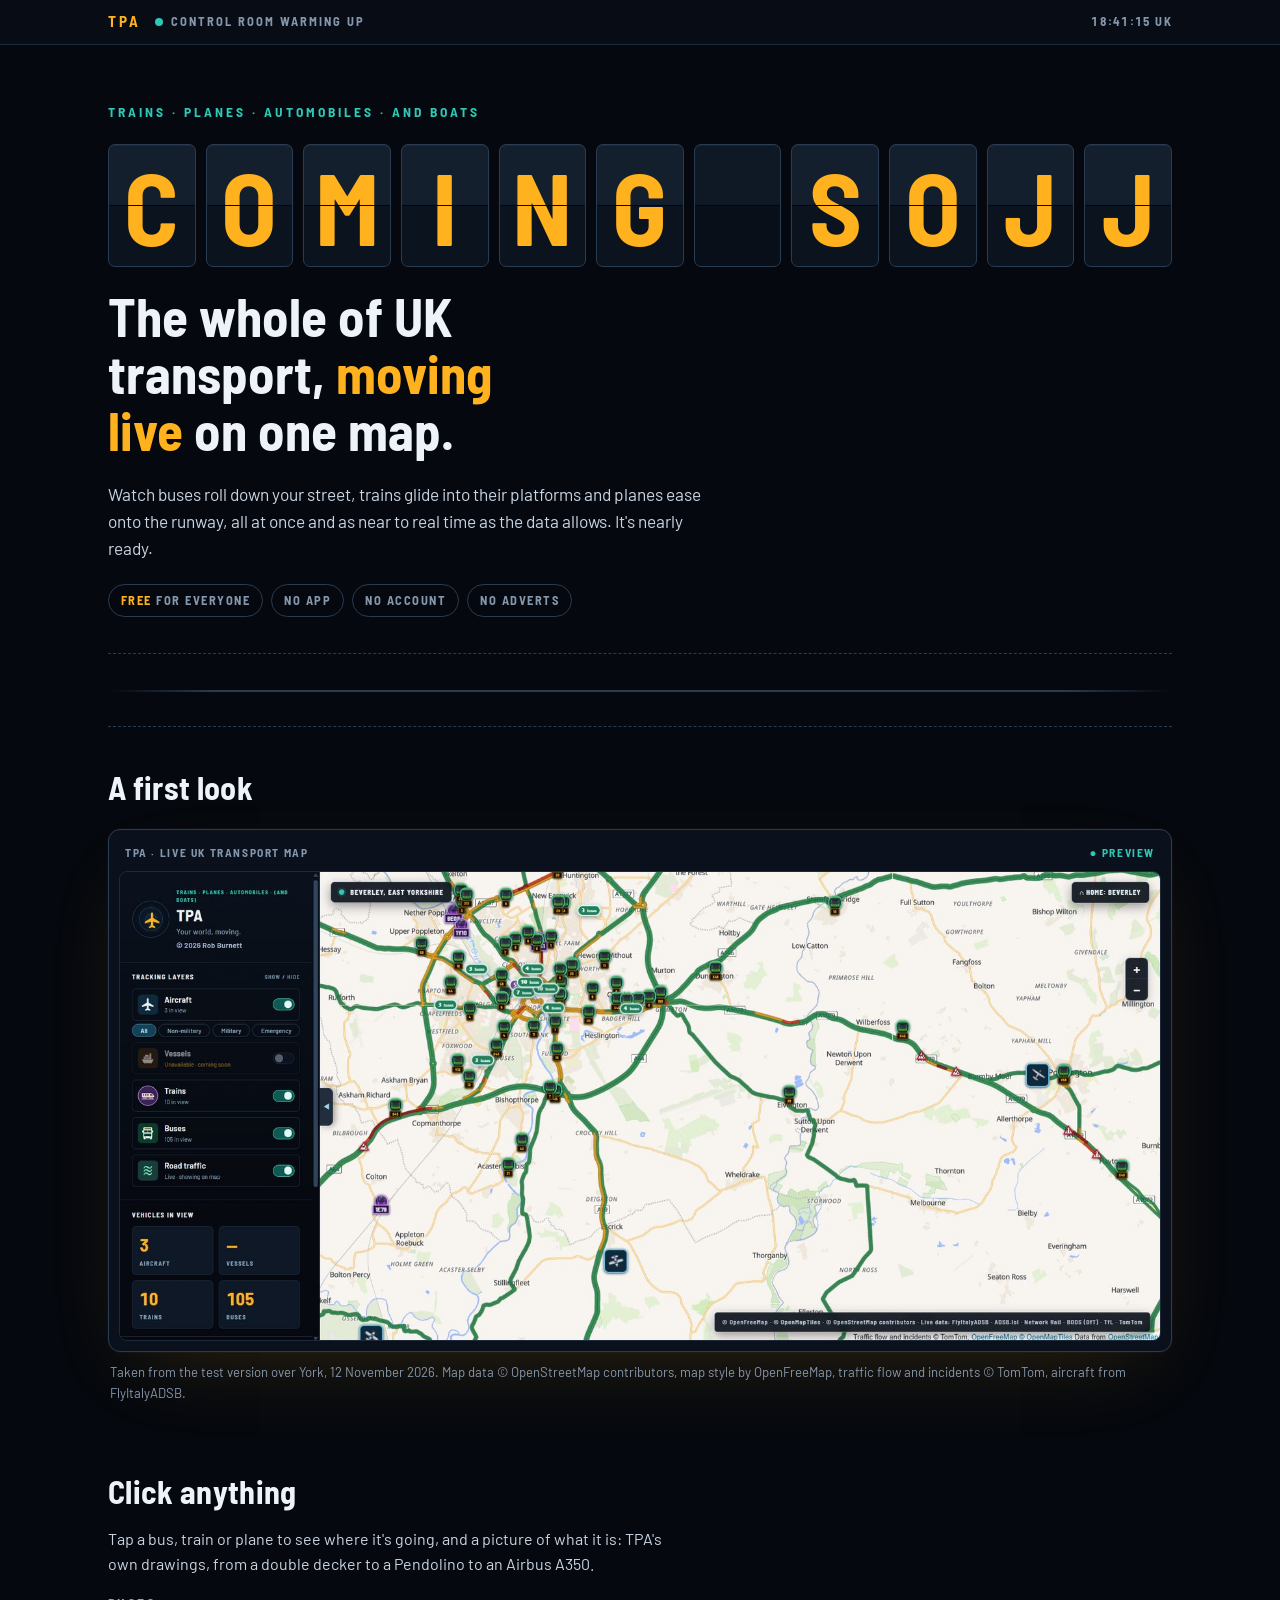
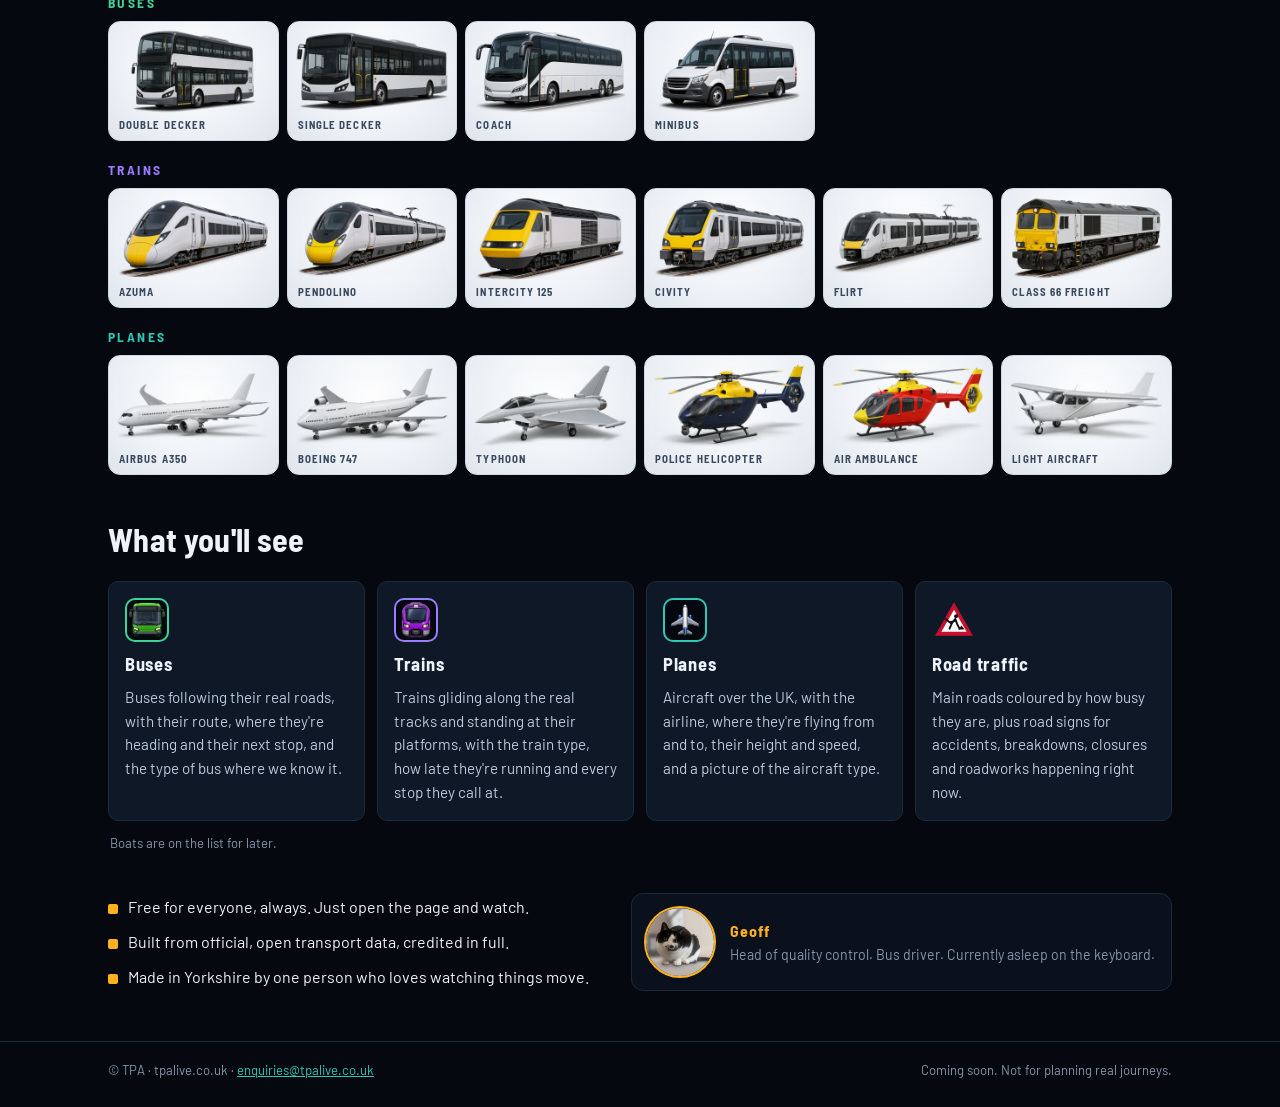
<file: v4/web/coming-soon/index.html>
<!doctype html>
<html lang="en-GB">
<head>
<meta charset="utf-8">
<meta name="viewport" content="width=device-width, initial-scale=1, viewport-fit=cover">
<title>TPA · Live UK transport, coming soon</title>
<meta name="description" content="TPA: buses, trains, planes and road traffic moving live on one map of the UK. Free for everyone. Coming soon.">
<meta name="theme-color" content="#05080e">
<style>
/* TPA coming-soon page (kit 4.16; 4.22.1: new icons, the fleet, Geoff's bus; 12 Nov 2026: shows what launch day looks like -
   planes and their pictures, bus types, traffic signs, the owner's plane icon). Control-room look: navy-black, departure-board amber, signal teal.
   Self-contained: own fonts, no outside requests, nothing collected. */
@font-face{font-family:'TPA Sans';src:url(fonts/Barlow-Regular.woff) format('woff');font-weight:400;font-display:swap}
@font-face{font-family:'TPA Sans';src:url(fonts/Barlow-SemiBold.woff) format('woff');font-weight:600;font-display:swap}
@font-face{font-family:'TPA Sign';src:url(fonts/BarlowSemiCondensed-Bold.woff) format('woff');font-weight:700;font-display:swap}
:root{--bg:#05080e;--panel:#0a111c;--panel2:#0e1826;--line:#1c2a3b;--line2:#2a3c52;--soft:#8597ad;--white:#edf3f9;
  --amber:#ffb21e;--teal:#2fc7b5;--green:#3fd39a;--purple:#9b7bff;
  --sign:'TPA Sign','Arial Narrow',Arial,sans-serif;--sans:'TPA Sans',system-ui,-apple-system,'Segoe UI',Arial,sans-serif;color-scheme:dark}
*{box-sizing:border-box}
html,body{margin:0;background:var(--bg);color:var(--white);font-family:var(--sans);font-size:16px;line-height:1.55}
body{padding-top:env(safe-area-inset-top,0px);padding-bottom:env(safe-area-inset-bottom,0px);overflow-x:hidden}
.wrap{max-width:1100px;margin:0 auto;padding-left:max(18px,env(safe-area-inset-left,0px));padding-right:max(18px,env(safe-area-inset-right,0px))}
a{color:var(--teal)}
:focus-visible{outline:2px solid var(--teal);outline-offset:3px}

/* top status strip */
.strip{border-bottom:1px solid var(--line);background:#070c15}
.strip .wrap{display:flex;justify-content:space-between;align-items:center;gap:12px;padding-block:10px;font-family:var(--sign);letter-spacing:.16em;font-size:.78rem;color:var(--soft);text-transform:uppercase}
.onair{display:flex;align-items:center;gap:8px}
.dot{width:8px;height:8px;border-radius:50%;background:var(--teal);box-shadow:0 0 0 0 rgba(47,199,181,.6);animation:ping 2s infinite}
@keyframes ping{0%{box-shadow:0 0 0 0 rgba(47,199,181,.55)}70%{box-shadow:0 0 0 9px rgba(47,199,181,0)}100%{box-shadow:0 0 0 0 rgba(47,199,181,0)}}
  .brand{color:var(--amber);font-weight:700;letter-spacing:.2em;font-size:.95rem;margin-right:6px}
#clock{font-variant-numeric:tabular-nums;letter-spacing:.1em}

/* hero */
.hero{padding-block:56px 28px;display:grid;gap:22px;justify-items:start}
.eyebrow{font-family:var(--sign);letter-spacing:.22em;color:var(--teal);font-size:.85rem;text-transform:uppercase}
.board{justify-self:stretch;width:100%;display:grid;grid-template-columns:repeat(11,minmax(0,1fr));gap:clamp(3px,.9vw,10px);container-type:inline-size}
.flap{display:grid;place-items:center;aspect-ratio:5/7;background:linear-gradient(#141f2e 0 49%,#0b131f 51% 100%);
  border:1px solid var(--line2);border-radius:clamp(3px,.6vw,7px);font-family:var(--sign);font-weight:700;font-size:min(9.6cqw,120px);line-height:1;color:var(--amber);position:relative;
  box-shadow:inset 0 1px 0 rgba(255,255,255,.04);overflow:hidden}
.flap.gap{background:linear-gradient(#0f1825 0 49%,#090f19 51% 100%)}
.flap.turn{animation:turn .055s linear}
@keyframes turn{0%{transform:scaleY(1)}50%{transform:scaleY(.82)}100%{transform:scaleY(1)}}
.flap::after{content:"";position:absolute;left:0;right:0;top:50%;height:1px;background:#03060b}
h1{margin:0;font-family:var(--sign);font-weight:700;font-size:clamp(1.9rem,5vw,3.3rem);line-height:1.08;text-wrap:balance;max-width:20ch}
h1 em{font-style:normal;color:var(--amber)}
.lead{margin:0;max-width:60ch;color:#c9d4e2;font-size:1.08rem}
.chips{display:flex;flex-wrap:wrap;gap:8px}
.chip{border:1px solid var(--line2);border-radius:999px;padding:6px 12px;font-family:var(--sign);letter-spacing:.12em;font-size:.78rem;color:var(--soft);text-transform:uppercase}
.chip b{color:var(--amber);font-weight:700}

/* moving line: TPA's own icons glide past */
.track{position:relative;height:74px;margin-block:8px 6px;border-top:1px dashed var(--line2);border-bottom:1px dashed var(--line2);overflow:hidden}
.track .rail{position:absolute;left:0;right:0;top:50%;height:2px;background:linear-gradient(90deg,transparent,var(--line2) 10%,var(--line2) 90%,transparent)}
.mover{position:absolute;top:50%;width:46px;height:46px;margin-top:-23px;left:-60px;animation:glide linear infinite;display:grid;place-items:center;border-radius:12px;border:2px solid currentColor;background:var(--panel)}
.mover svg{width:30px;height:30px}
.m1{color:var(--purple);animation-duration:14s}
.m2{color:var(--green);animation-duration:22s;animation-delay:-8s;border-radius:9px}
.m3{color:var(--teal);animation-duration:9s;animation-delay:-3s;border-radius:50%;top:28%}
.m4{color:var(--purple);animation-duration:17s;animation-delay:-12s}
@keyframes glide{from{transform:translateX(0)}to{transform:translateX(calc(100vw + 120px))}}
.m3{border:none;background:none}.m3 img{transform:rotate(90deg)}

.mover.pic{padding:2px;overflow:hidden}.mover.pic img,.card .ic.pic img{width:100%;height:100%;object-fit:contain;display:block}
.card .ic.pic{padding:2px;overflow:hidden}
/* the fleet: click any bus or train for a picture of its type */
.fleet-sec{padding-block:34px 40px}
.fleet-lead{margin:-6px 0 16px;color:#c9d4e2;max-width:62ch}
.fleet{display:grid;gap:18px}
.group h3{margin:0 0 8px;font-family:var(--sign);font-weight:700;font-size:.85rem;letter-spacing:.18em;text-transform:uppercase}
.row6{display:grid;grid-template-columns:repeat(6,minmax(0,1fr));gap:8px}
@media (max-width:860px){.row6{grid-template-columns:repeat(3,minmax(0,1fr))}}
@media (max-width:420px){.row6{grid-template-columns:repeat(2,minmax(0,1fr))}}
.fleet .plate{padding:6px}
.fleet .plate figcaption{font-size:.68rem;padding-top:2px}
.card .ic.sign{border:none;background:none}.card .ic.sign svg{width:42px;height:42px}
.plate{margin:0;border-radius:12px;border:1px solid #cfd8e3;background:radial-gradient(ellipse at 50% 35%,#ffffff 0,#eef2f7 60%,#dfe5ed 100%);padding:10px;display:grid;align-content:space-between}
.plate img{display:block;width:100%;height:auto;mix-blend-mode:multiply}
.plate figcaption{color:#3a4a5e;font-size:.8rem;font-family:var(--sign);letter-spacing:.1em;text-transform:uppercase;padding:4px 4px 0}
/* screen */
.screen-sec{padding-block:30px}
.monitor{border:1px solid var(--line2);border-radius:12px;background:var(--panel);padding:10px;box-shadow:0 30px 80px -30px rgba(255,178,30,.18),0 0 0 1px rgba(255,255,255,.02)}
.monitor .bar{display:flex;align-items:center;justify-content:space-between;gap:10px;padding:4px 6px 10px;font-family:var(--sign);letter-spacing:.14em;font-size:.72rem;color:var(--soft);text-transform:uppercase}
.monitor .live{color:var(--teal)}
.monitor img{display:block;width:100%;height:auto;border-radius:8px;border:1px solid var(--line)}
.caption{margin:10px 2px 0;color:var(--soft);font-size:.82rem}

/* what to expect */
h2{font-family:var(--sign);font-weight:700;font-size:clamp(1.4rem,3.4vw,2rem);margin:0 0 16px;letter-spacing:.01em}
.cards{display:grid;grid-template-columns:repeat(4,minmax(0,1fr));gap:12px}
@media (max-width:860px){.cards{grid-template-columns:repeat(2,minmax(0,1fr))}}
@media (max-width:480px){.cards{grid-template-columns:minmax(0,1fr)}}
.card{background:var(--panel2);border:1px solid var(--line);border-radius:10px;padding:16px;display:grid;gap:8px;align-content:start}
.card .ic{width:44px;height:44px;border-radius:10px;display:grid;place-items:center;border:2px solid currentColor;background:var(--bg)}
.card .ic svg{width:28px;height:28px}
.card h3{margin:0;font-family:var(--sign);font-weight:700;font-size:1.15rem;letter-spacing:.04em}
.card p{margin:0;color:#bccadb;font-size:.95rem}
.soon{opacity:.75}
.soon .tag{font-family:var(--sign);font-size:.72rem;letter-spacing:.14em;color:var(--amber);text-transform:uppercase}

.promise{padding-block:40px 20px;display:grid;grid-template-columns:minmax(0,1fr) auto;gap:24px;align-items:center}
@media (max-width:700px){.promise{grid-template-columns:minmax(0,1fr)}}
.promise ul{margin:0;padding:0;list-style:none;display:grid;gap:10px}
.promise li{display:flex;gap:10px;align-items:baseline}
.promise li::before{content:"";flex:none;width:10px;height:10px;border-radius:2px;background:var(--amber);transform:translateY(1px)}
.geoff{display:flex;gap:14px;align-items:center;background:var(--panel);border:1px solid var(--line);border-radius:12px;padding:12px 16px 12px 12px}
.geoff img{width:72px;height:72px;border-radius:50%;object-fit:cover;border:2px solid var(--amber)}
.geoff b{font-family:var(--sign);letter-spacing:.06em;color:var(--amber)}
.geoff span{display:block;color:var(--soft);font-size:.88rem}

footer{border-top:1px solid var(--line);margin-top:30px}
footer .wrap{padding-block:18px 26px;color:var(--soft);font-size:.82rem;display:flex;flex-wrap:wrap;gap:8px 18px;justify-content:space-between}

@media (prefers-reduced-motion:reduce){.mover,.dot{animation:none}.mover{position:static;margin:0;display:inline-grid}.track{display:flex;gap:16px;align-items:center;justify-content:center;height:auto;padding:12px}.track .rail{display:none}}
</style>
</head>
<body>
<div class="strip"><div class="wrap">
  <span class="onair"><b class="brand">TPA</b><span class="dot" aria-hidden="true"></span>Control room warming up</span>
  <span id="clock" aria-label="Current UK time"></span>
</div></div>

<main class="wrap">
  <section class="hero" aria-labelledby="h">
    <span class="eyebrow">Trains · Planes · Automobiles · and boats</span>
    <div class="board" id="board" aria-hidden="true"></div>
    <h1 id="h">The whole of UK transport, <em>moving live</em> on one map.</h1>
    <p class="lead">Watch buses roll down your street, trains glide into their platforms and planes ease onto the runway, all at once and as near to real time as the data allows. It's nearly ready.</p>
    <div class="chips"><span class="chip"><b>Free</b> for everyone</span><span class="chip">No app</span><span class="chip">No account</span><span class="chip">No adverts</span></div>
  </section>

  <div class="track" aria-hidden="true">
    <div class="rail"></div>
    <div class="mover m1 pic"><img src="pics/icon-train.webp" alt=""></div>
    <div class="mover m2 pic"><img src="pics/icon-bus.webp" alt=""></div>
    <div class="mover m3 pic"><img src="pics/icon-plane.webp" alt=""></div>
    <div class="mover m4 pic"><img src="pics/icon-train.webp" alt=""></div>
  </div>

  <section class="screen-sec" id="preview-sec" aria-labelledby="ph">
    <h2 id="ph">A first look</h2>
    <div class="monitor">
      <div class="bar"><span>TPA · live UK transport map</span><span class="live">● Preview</span></div>
      <img src="preview.jpg" alt="A preview of TPA over York: buses, trains and planes on the map, roads coloured by traffic, and roadworks signs" width="1600" height="720" onerror="document.getElementById('preview-sec').hidden=true">
    </div>
    <p class="caption">Taken from the test version over York, 12 November 2026. Map data © OpenStreetMap contributors, map style by OpenFreeMap, traffic flow and incidents © TomTom, aircraft from FlyItalyADSB.</p>
  </section>

  <section class="fleet-sec" aria-labelledby="fh">
    <h2 id="fh">Click anything</h2>
    <p class="fleet-lead">Tap a bus, train or plane to see where it's going, and a picture of what it is: TPA's own drawings, from a double decker to a Pendolino to an Airbus A350.</p>
    <div class="fleet">
      <div class="group"><h3 style="color:var(--green)">Buses</h3><div class="row6">
          <figure class="plate"><img src="pics/bus-dd.webp" alt="A double decker bus" width="720" height="400" loading="lazy"><figcaption>Double decker</figcaption></figure>
          <figure class="plate"><img src="pics/bus-sd.webp" alt="A single decker bus" width="720" height="400" loading="lazy"><figcaption>Single decker</figcaption></figure>
          <figure class="plate"><img src="pics/bus-coach.webp" alt="A coach" width="720" height="400" loading="lazy"><figcaption>Coach</figcaption></figure>
          <figure class="plate"><img src="pics/bus-mini.webp" alt="A minibus" width="720" height="400" loading="lazy"><figcaption>Minibus</figcaption></figure>
      </div></div>
      <div class="group"><h3 style="color:var(--purple)">Trains</h3><div class="row6">
          <figure class="plate"><img src="pics/c800.webp" alt="" width="720" height="400" loading="lazy"><figcaption>Azuma</figcaption></figure>
          <figure class="plate"><img src="pics/c390.webp" alt="" width="720" height="400" loading="lazy"><figcaption>Pendolino</figcaption></figure>
          <figure class="plate"><img src="pics/c43.webp" alt="" width="720" height="400" loading="lazy"><figcaption>InterCity 125</figcaption></figure>
          <figure class="plate"><img src="pics/c195.webp" alt="" width="720" height="400" loading="lazy"><figcaption>Civity</figcaption></figure>
          <figure class="plate"><img src="pics/c755.webp" alt="" width="720" height="400" loading="lazy"><figcaption>FLIRT</figcaption></figure>
          <figure class="plate"><img src="pics/c66.webp" alt="" width="720" height="400" loading="lazy"><figcaption>Class 66 freight</figcaption></figure>
      </div></div>
      <div class="group"><h3 style="color:var(--teal)">Planes</h3><div class="row6">
          <figure class="plate"><img src="pics/p-a350.webp" alt="" width="720" height="400" loading="lazy"><figcaption>Airbus A350</figcaption></figure>
          <figure class="plate"><img src="pics/p-b747.webp" alt="" width="720" height="400" loading="lazy"><figcaption>Boeing 747</figcaption></figure>
          <figure class="plate"><img src="pics/p-typhoon.webp" alt="" width="720" height="400" loading="lazy"><figcaption>Typhoon</figcaption></figure>
          <figure class="plate"><img src="pics/p-police.webp" alt="" width="720" height="400" loading="lazy"><figcaption>Police helicopter</figcaption></figure>
          <figure class="plate"><img src="pics/p-ambulance.webp" alt="" width="720" height="400" loading="lazy"><figcaption>Air ambulance</figcaption></figure>
          <figure class="plate"><img src="pics/p-cessna.webp" alt="" width="720" height="400" loading="lazy"><figcaption>Light aircraft</figcaption></figure>
      </div></div>
    </div>
  </section>

  <section aria-labelledby="eh">
    <h2 id="eh">What you'll see</h2>
    <div class="cards">
      <article class="card"><span class="ic pic" style="color:var(--green)"><img src="pics/icon-bus.webp" alt=""></span><h3>Buses</h3><p>Buses following their real roads, with their route, where they're heading and their next stop, and the type of bus where we know it.</p></article>
      <article class="card"><span class="ic pic" style="color:var(--purple)"><img src="pics/icon-train.webp" alt=""></span><h3>Trains</h3><p>Trains gliding along the real tracks and standing at their platforms, with the train type, how late they're running and every stop they call at.</p></article>
      <article class="card"><span class="ic pic" style="color:var(--teal)"><img src="pics/icon-plane.webp" alt=""></span><h3>Planes</h3><p>Aircraft over the UK, with the airline, where they're flying from and to, their height and speed, and a picture of the aircraft type.</p></article>
      <article class="card"><span class="ic sign"><svg viewBox="0 0 32 32"><path d="M16 2.5 30.5 28H1.5Z" fill="#c8102e"/><path d="M16 8.2 25.6 25H6.4Z" fill="#fff"/><circle cx="17.6" cy="13.2" r="1.5" fill="#111"/><path d="M17 15.2 14.4 18.4 12.6 22.6M17 15.2l1.5 4.2 1.7 3.2M16.3 16.8l-3.5 1M14 18.6 9.6 15.2" stroke="#111" stroke-width="1.5" fill="none" stroke-linecap="round"/><path d="M19.4 23.2h4.6l-2.3-3z" fill="#111"/></svg></span><h3>Road traffic</h3><p>Main roads coloured by how busy they are, plus road signs for accidents, breakdowns, closures and roadworks happening right now.</p></article>
    </div>
    <p class="caption" style="margin-top:12px">Boats are on the list for later.</p>
  </section>

  <section class="promise" aria-label="Our promise">
    <ul>
      <li>Free for everyone, always. Just open the page and watch.</li>
      <li>Built from official, open transport data, credited in full.</li>
      <li>Made in Yorkshire by one person who loves watching things move.</li>
    </ul>
    <div class="geoff"><img src="geoff.jpg" alt="Geoff, a black and white cat" width="72" height="72"><div><b>Geoff</b><span>Head of quality control. Bus driver. Currently asleep on the keyboard.</span></div></div>
  </section>
</main>

<footer><div class="wrap"><span>© TPA · tpalive.co.uk · <a href="mailto:enquiries@tpalive.co.uk">enquiries@tpalive.co.uk</a></span><span>Coming soon. Not for planning real journeys.</span></div></footer>

<script>
(function(){
  // departure-board letters flip into place (4.22.1, owner 21:41: "fit across the page and occasionally flicker
  // round, like a real one every now and then")
  var text='COMING SOON', board=document.getElementById('board'), chars='ABCDEFGHIJKLMNOPQRSTUVWXYZ ', reduce=matchMedia('(prefers-reduced-motion: reduce)').matches, flaps=[];
  text.split('').forEach(function(ch){var f=document.createElement('span');f.className='flap'+(ch===' '?' gap':'');board.appendChild(f);flaps.push([f,ch]);});
  function roll(first){
    flaps.forEach(function(p,i){
      var f=p[0],ch=p[1];
      if(reduce){f.textContent=ch;return;}
      var n=0,stop=(first?8:5)+i*2+((Math.random()*4)|0);
      var t=setInterval(function(){
        f.textContent=n>=stop?ch:chars[(Math.random()*chars.length)|0];
        f.classList.remove('turn');void f.offsetWidth;f.classList.add('turn');
        if(n++>=stop)clearInterval(t);},55);
    });
  }
  roll(true);
  if(!reduce)(function later(){setTimeout(function(){if(!document.hidden)roll(false);later();},18000+Math.random()*22000);})();
  // UK clock in the top strip
  var c=document.getElementById('clock');
  function tick(){try{c.textContent=new Date().toLocaleTimeString('en-GB',{timeZone:'Europe/London',hour:'2-digit',minute:'2-digit',second:'2-digit'})+' UK';}catch(e){c.textContent='';}}
  tick();setInterval(tick,1000);
})();
</script>
</body>
</html>
</file>
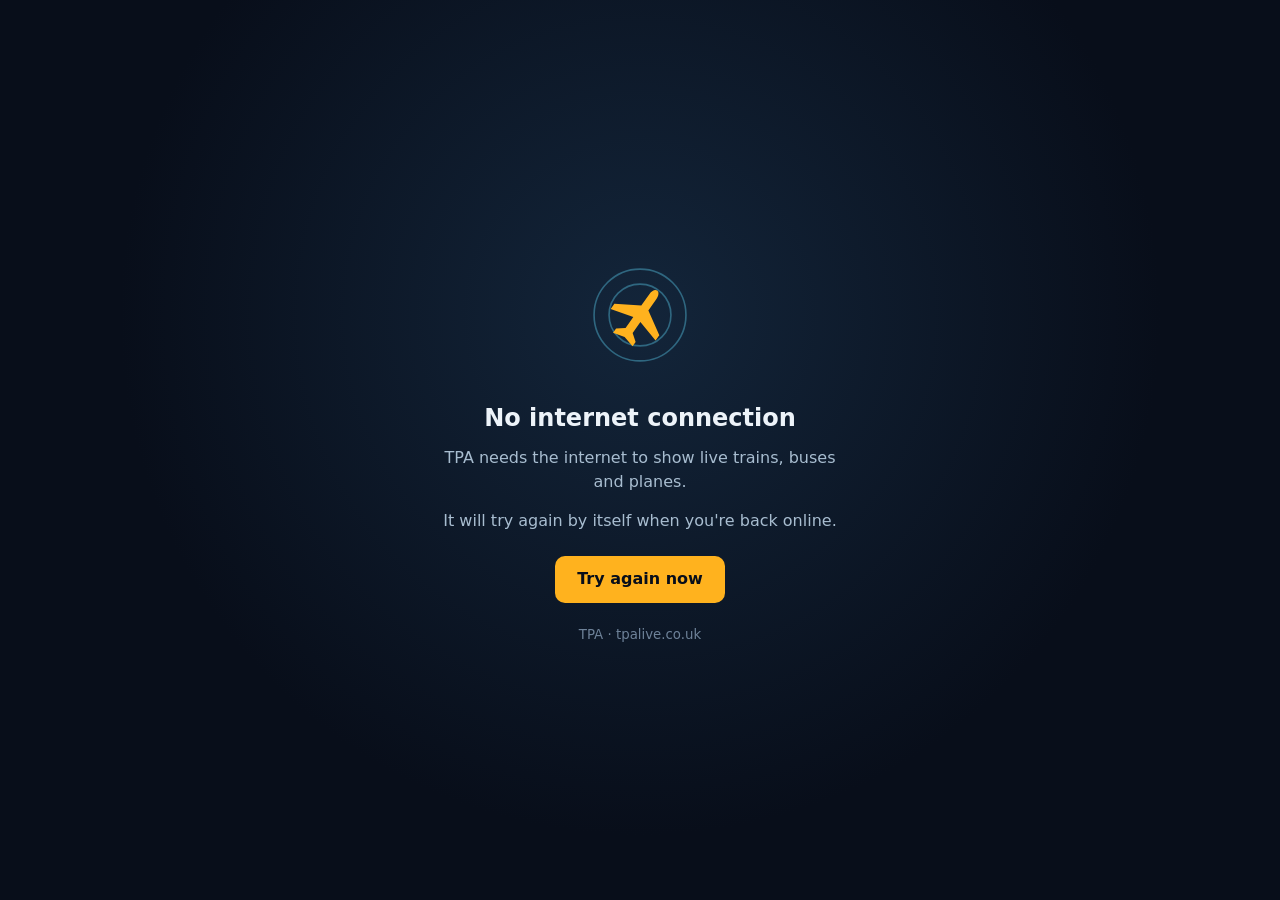
<file: v4/hq/offline.html>
<!doctype html>
<html lang="en-GB">
<head>
  <meta charset="utf-8"/>
  <meta name="viewport" content="width=device-width, initial-scale=1"/>
  <meta name="theme-color" content="#080e1a"/>
  <meta name="robots" content="noindex"/>
  <!-- tries again by itself every 20 seconds (no script needed) -->
  <meta http-equiv="refresh" content="20"/>
  <title>TPA · No internet connection</title>
  <style>
    html,body{height:100%;margin:0}
    body{background:radial-gradient(circle at 50% 35%,#13253a 0,#080e1a 60%);color:#edf3f9;
      font:16px/1.55 system-ui,-apple-system,'Segoe UI',Arial,sans-serif;display:flex;align-items:center;justify-content:center;text-align:center}
    main{max-width:420px;padding:28px}
    svg{width:120px;height:120px}
    h1{font-size:24px;margin:18px 0 8px}
    p{color:#a8bdd0;margin:0 0 14px}
    a{display:inline-block;margin-top:8px;padding:11px 22px;border-radius:10px;background:#ffb21e;color:#080e1a;font-weight:700;text-decoration:none}
    small{display:block;margin-top:22px;color:#6e8299}
  </style>
</head>
<body>
<main>
  <svg viewBox="0 0 512 512" aria-hidden="true"><circle cx="256" cy="256" r="196" fill="none" stroke="#2f6780" stroke-width="7"/><circle cx="256" cy="256" r="132" fill="none" stroke="#2f6780" stroke-width="7"/><g transform="translate(256 256) rotate(35) scale(9) translate(-16 -16)"><path d="M16 1.8c1.25 0 2.05 1.7 2.05 3.7V12l10.95 6.6v3.1L18.05 18.6V25l3.6 2.7v2.5L16 28.7l-5.65 1.5v-2.5l3.6-2.7v-6.4L3 21.7v-3.1L13.95 12V5.5c0-2 .8-3.7 2.05-3.7Z" fill="#ffb21e"/></g></svg>
  <h1>No internet connection</h1>
  <p>TPA needs the internet to show live trains, buses and planes.</p>
  <p>It will try again by itself when you're back online.</p>
  <a href="/">Try again now</a>
  <small>TPA · tpalive.co.uk</small>
</main>
</body>
</html>
</file>
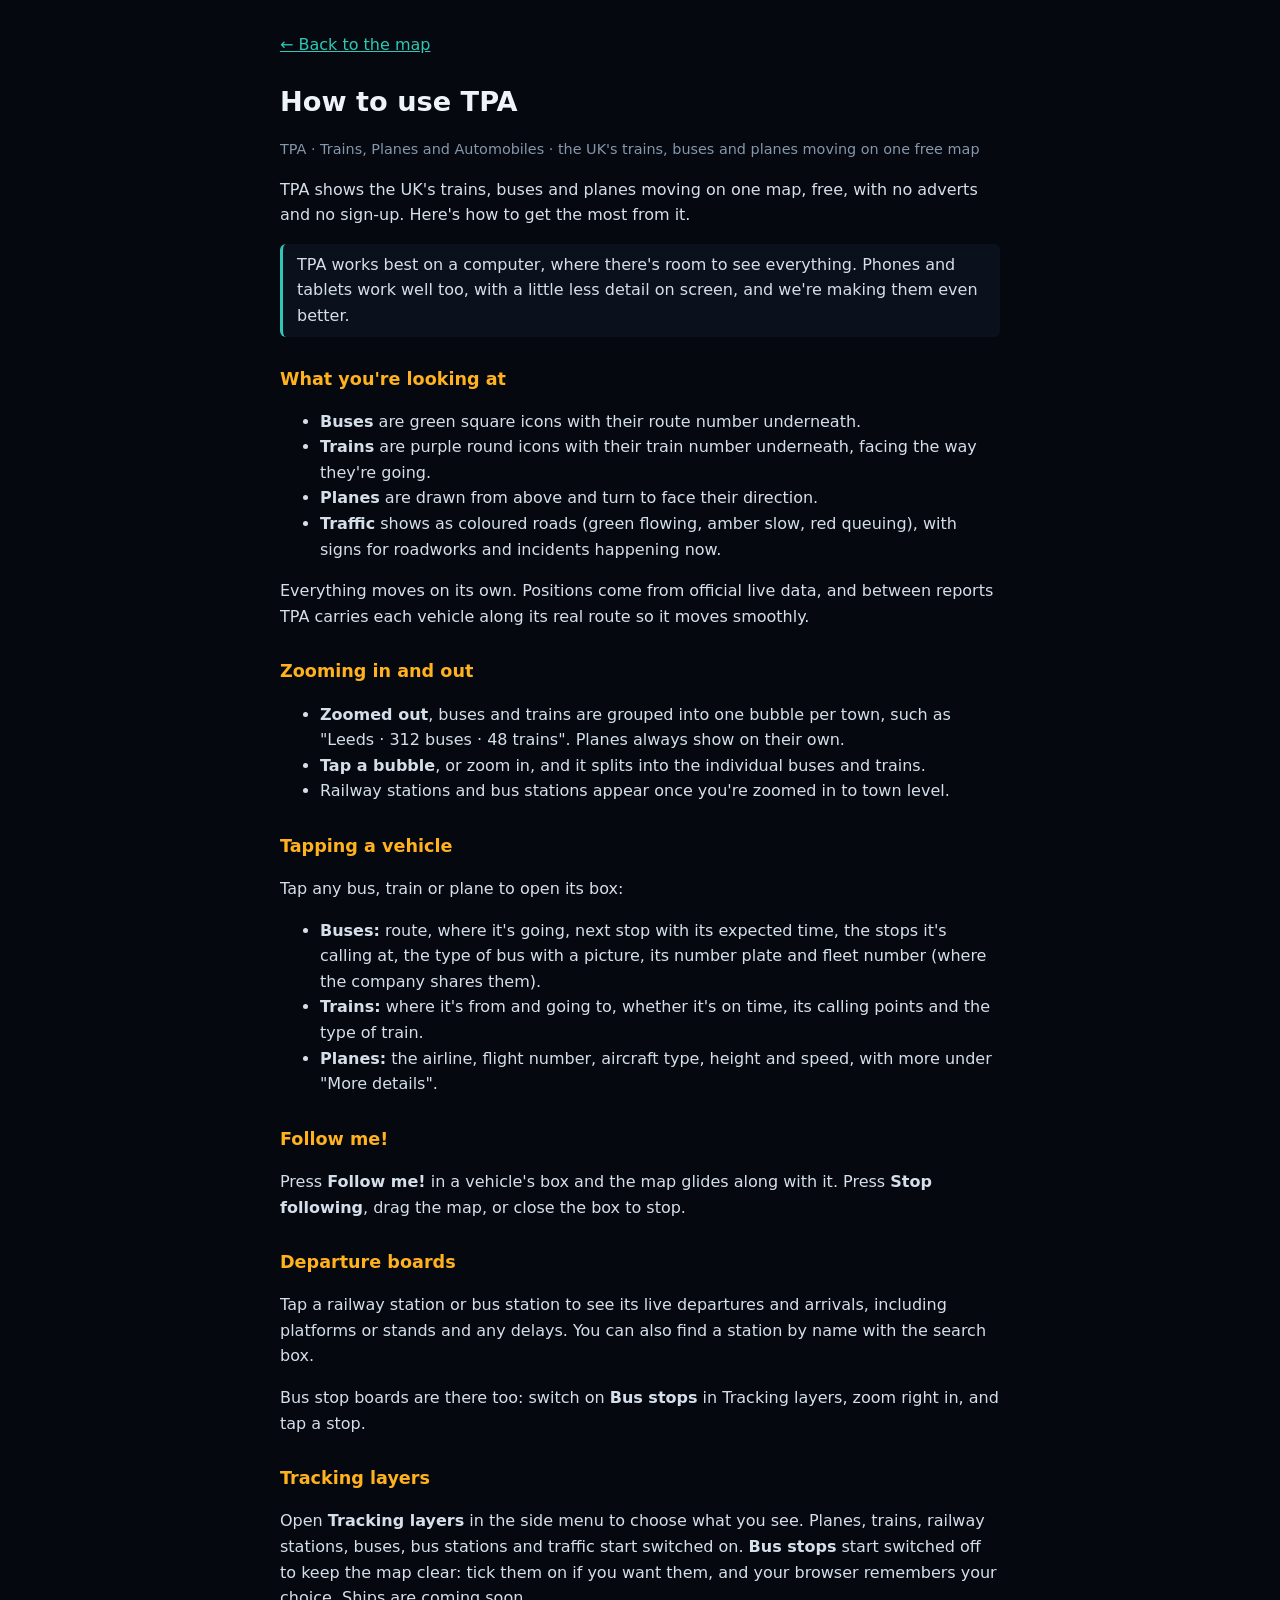
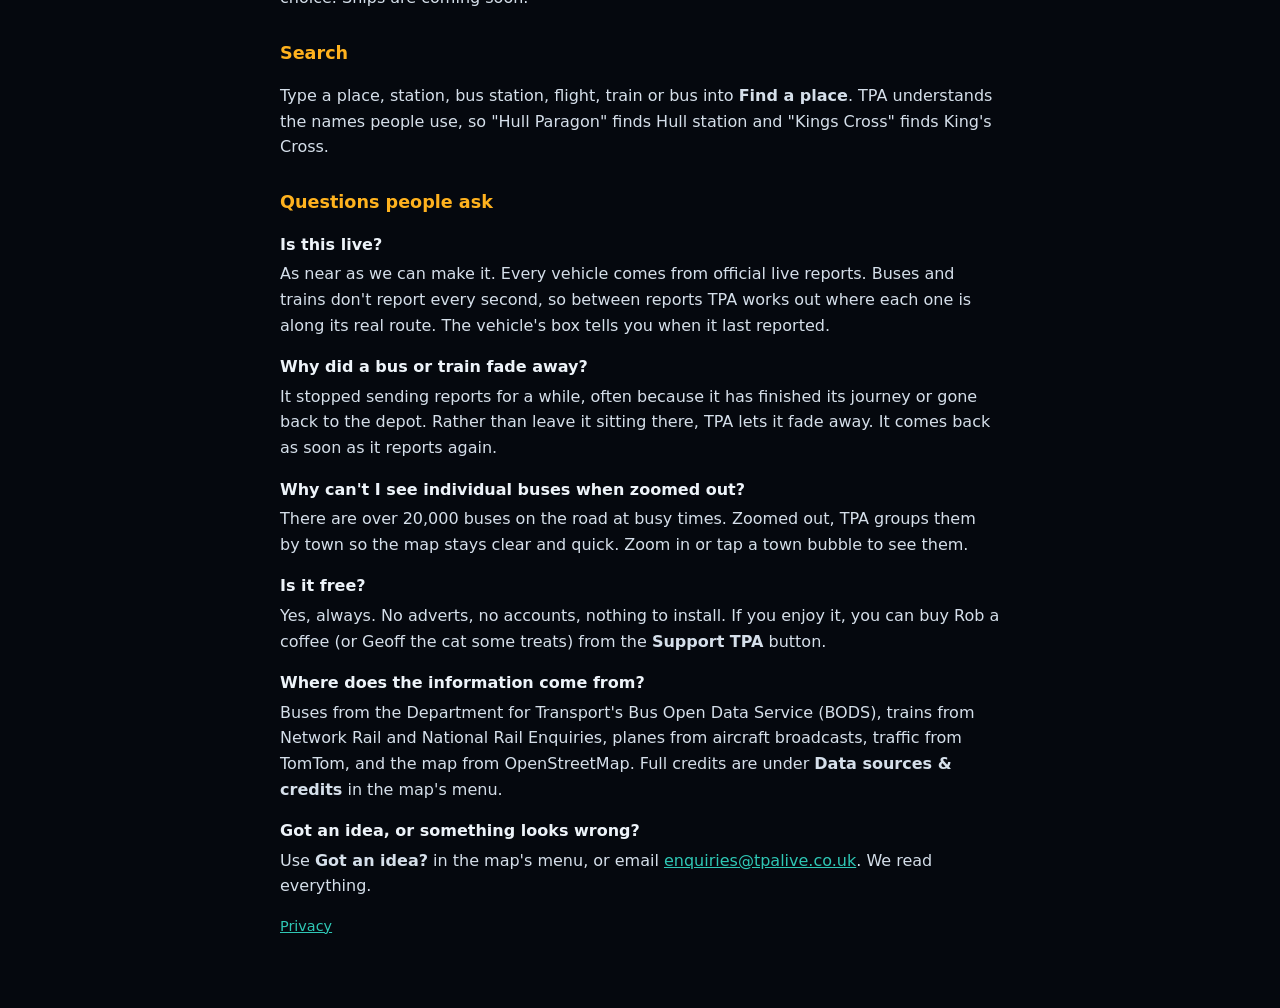
<file: v4/web/public/help.html>
<!doctype html>
<html lang="en-GB">
<head>
<meta charset="utf-8">
<meta name="viewport" content="width=device-width, initial-scale=1">
<title>How to use TPA · live UK trains, buses and planes map</title>
<meta name="description" content="How to use TPA, the free live map of the UK's trains, buses and planes: town bubbles, tapping a vehicle, Follow me, live departure boards, layers and search.">
<link rel="canonical" href="https://tpalive.co.uk/help">
<meta name="theme-color" content="#05080e">
<style>
:root{color-scheme:dark}
body{margin:0;background:#05080e;color:#edf3f9;font:16px/1.6 system-ui,-apple-system,'Segoe UI',Arial,sans-serif}
main{max-width:720px;margin:0 auto;padding:32px 20px 56px}
h1{font-size:1.7rem;margin:0 0 4px}
h2{font-size:1.1rem;margin:28px 0 6px;color:#ffb21e}
p,li{color:#d5dfea}
a{color:#2fc7b5}
.small{color:#8597ad;font-size:.9rem}
.back{display:inline-block;margin-bottom:22px}
dt{font-weight:600;margin-top:16px;color:#edf3f9}dd{margin:4px 0 0;color:#d5dfea}
.note{border-left:3px solid #2fc7b5;padding:8px 14px;background:#0a111c;border-radius:6px}
</style>
</head>
<body>
<main>
<a class="back" href="/">&larr; Back to the map</a>
<h1>How to use TPA</h1>
<p class="small">TPA · Trains, Planes and Automobiles · the UK's trains, buses and planes moving on one free map</p>
<p>TPA shows the UK's trains, buses and planes moving on one map, free, with no adverts and no sign-up. Here's how to get the most from it.</p>
<p class="note">TPA works best on a computer, where there's room to see everything. Phones and tablets work well too, with a little less detail on screen, and we're making them even better.</p>

<h2>What you're looking at</h2>
<ul>
<li><strong>Buses</strong> are green square icons with their route number underneath.</li>
<li><strong>Trains</strong> are purple round icons with their train number underneath, facing the way they're going.</li>
<li><strong>Planes</strong> are drawn from above and turn to face their direction.</li>
<li><strong>Traffic</strong> shows as coloured roads (green flowing, amber slow, red queuing), with signs for roadworks and incidents happening now.</li>
</ul>
<p>Everything moves on its own. Positions come from official live data, and between reports TPA carries each vehicle along its real route so it moves smoothly.</p>

<h2>Zooming in and out</h2>
<ul>
<li><strong>Zoomed out</strong>, buses and trains are grouped into one bubble per town, such as "Leeds · 312 buses · 48 trains". Planes always show on their own.</li>
<li><strong>Tap a bubble</strong>, or zoom in, and it splits into the individual buses and trains.</li>
<li>Railway stations and bus stations appear once you're zoomed in to town level.</li>
</ul>

<h2>Tapping a vehicle</h2>
<p>Tap any bus, train or plane to open its box:</p>
<ul>
<li><strong>Buses:</strong> route, where it's going, next stop with its expected time, the stops it's calling at, the type of bus with a picture, its number plate and fleet number (where the company shares them).</li>
<li><strong>Trains:</strong> where it's from and going to, whether it's on time, its calling points and the type of train.</li>
<li><strong>Planes:</strong> the airline, flight number, aircraft type, height and speed, with more under "More details".</li>
</ul>

<h2>Follow me!</h2>
<p>Press <strong>Follow me!</strong> in a vehicle's box and the map glides along with it. Press <strong>Stop following</strong>, drag the map, or close the box to stop.</p>

<h2>Departure boards</h2>
<p>Tap a railway station or bus station to see its live departures and arrivals, including platforms or stands and any delays. You can also find a station by name with the search box.</p>
<p>Bus stop boards are there too: switch on <strong>Bus stops</strong> in Tracking layers, zoom right in, and tap a stop.</p>

<h2>Tracking layers</h2>
<p>Open <strong>Tracking layers</strong> in the side menu to choose what you see. Planes, trains, railway stations, buses, bus stations and traffic start switched on. <strong>Bus stops</strong> start switched off to keep the map clear: tick them on if you want them, and your browser remembers your choice. Ships are coming soon.</p>

<h2>Search</h2>
<p>Type a place, station, bus station, flight, train or bus into <strong>Find a place</strong>. TPA understands the names people use, so "Hull Paragon" finds Hull station and "Kings Cross" finds King's Cross.</p>

<h2>Questions people ask</h2>
<dl>
<dt>Is this live?</dt>
<dd>As near as we can make it. Every vehicle comes from official live reports. Buses and trains don't report every second, so between reports TPA works out where each one is along its real route. The vehicle's box tells you when it last reported.</dd>
<dt>Why did a bus or train fade away?</dt>
<dd>It stopped sending reports for a while, often because it has finished its journey or gone back to the depot. Rather than leave it sitting there, TPA lets it fade away. It comes back as soon as it reports again.</dd>
<dt>Why can't I see individual buses when zoomed out?</dt>
<dd>There are over 20,000 buses on the road at busy times. Zoomed out, TPA groups them by town so the map stays clear and quick. Zoom in or tap a town bubble to see them.</dd>
<dt>Is it free?</dt>
<dd>Yes, always. No adverts, no accounts, nothing to install. If you enjoy it, you can buy Rob a coffee (or Geoff the cat some treats) from the <strong>Support TPA</strong> button.</dd>
<dt>Where does the information come from?</dt>
<dd>Buses from the Department for Transport's Bus Open Data Service (BODS), trains from Network Rail and National Rail Enquiries, planes from aircraft broadcasts, traffic from TomTom, and the map from OpenStreetMap. Full credits are under <strong>Data sources &amp; credits</strong> in the map's menu.</dd>
<dt>Got an idea, or something looks wrong?</dt>
<dd>Use <strong>Got an idea?</strong> in the map's menu, or email <a href="mailto:enquiries@tpalive.co.uk">enquiries@tpalive.co.uk</a>. We read everything.</dd>
</dl>
<p class="small"><a href="/privacy">Privacy</a></p>
</main>
</body>
</html>
</file>
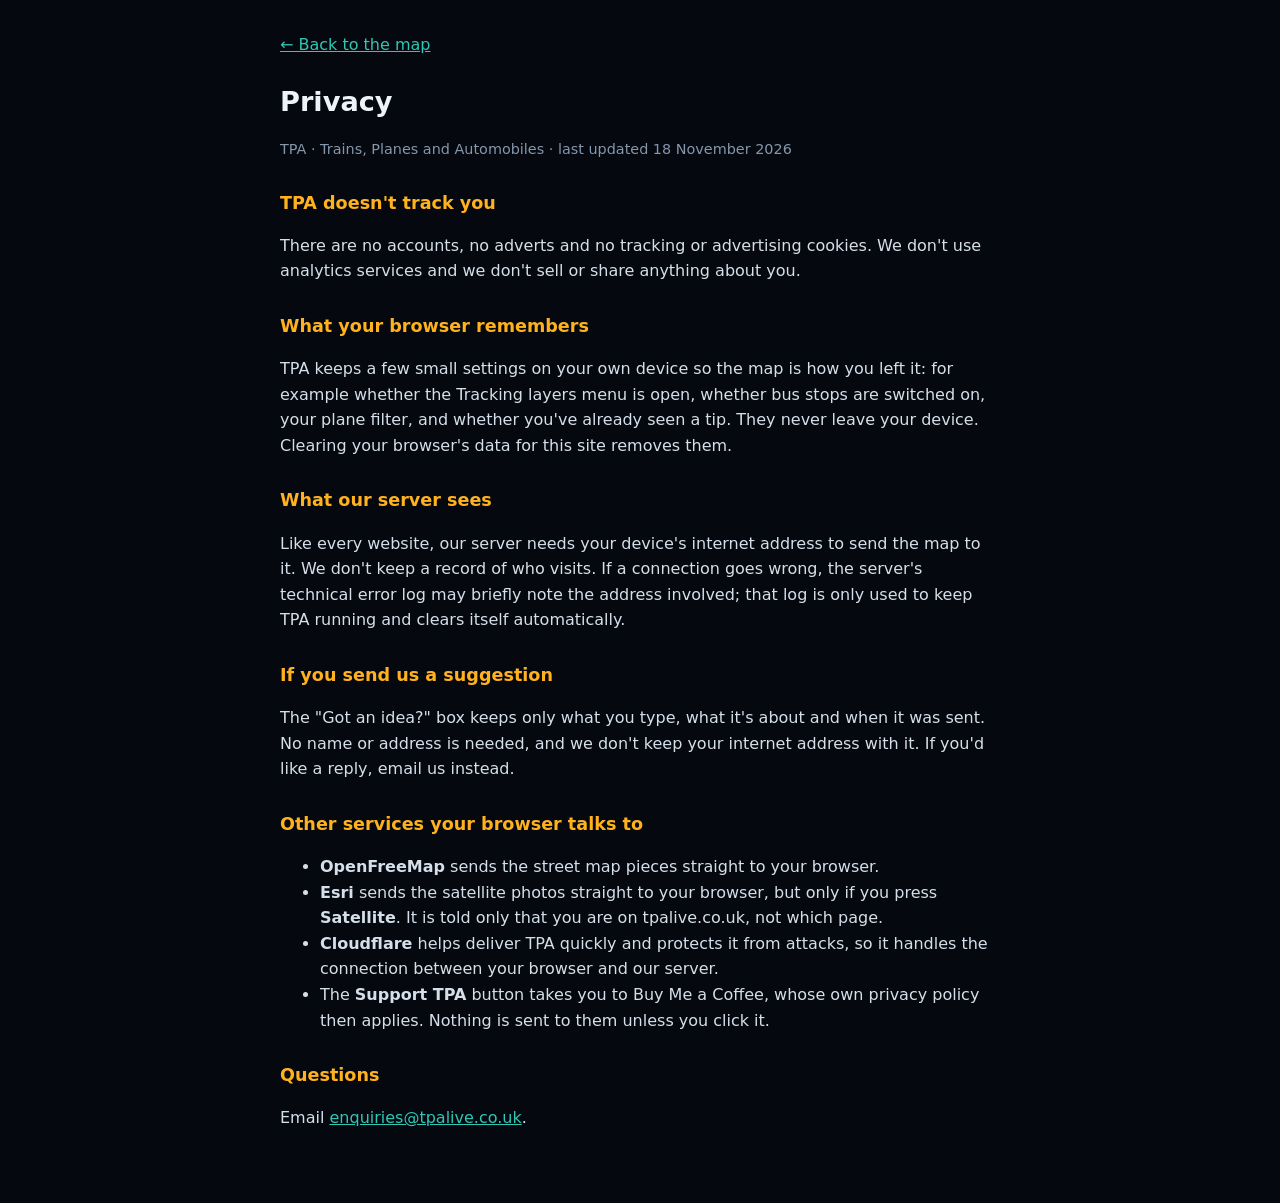
<file: v4/web/public/privacy.html>
<!doctype html>
<html lang="en-GB">
<head>
<meta charset="utf-8">
<meta name="viewport" content="width=device-width, initial-scale=1">
<title>Privacy · TPA live UK transport map</title>
<meta name="description" content="TPA's privacy note in plain English: no accounts, no adverts, no tracking cookies.">
<link rel="canonical" href="https://tpalive.co.uk/privacy">
<meta name="theme-color" content="#05080e">
<style>
:root{color-scheme:dark}
body{margin:0;background:#05080e;color:#edf3f9;font:16px/1.6 system-ui,-apple-system,'Segoe UI',Arial,sans-serif}
main{max-width:720px;margin:0 auto;padding:32px 20px 56px}
h1{font-size:1.7rem;margin:0 0 4px}
h2{font-size:1.1rem;margin:28px 0 6px;color:#ffb21e}
p,li{color:#d5dfea}
a{color:#2fc7b5}
.small{color:#8597ad;font-size:.9rem}
.back{display:inline-block;margin-bottom:22px}
</style>
</head>
<body>
<main>
<a class="back" href="/">&larr; Back to the map</a>
<h1>Privacy</h1>
<p class="small">TPA · Trains, Planes and Automobiles · last updated 18 November 2026</p>

<h2>TPA doesn't track you</h2>
<p>There are no accounts, no adverts and no tracking or advertising cookies. We don't use analytics services and we don't sell or share anything about you.</p>

<h2>What your browser remembers</h2>
<p>TPA keeps a few small settings on your own device so the map is how you left it: for example whether the Tracking layers menu is open, whether bus stops are switched on, your plane filter, and whether you've already seen a tip. They never leave your device. Clearing your browser's data for this site removes them.</p>

<h2>What our server sees</h2>
<p>Like every website, our server needs your device's internet address to send the map to it. We don't keep a record of who visits. If a connection goes wrong, the server's technical error log may briefly note the address involved; that log is only used to keep TPA running and clears itself automatically.</p>

<h2>If you send us a suggestion</h2>
<p>The "Got an idea?" box keeps only what you type, what it's about and when it was sent. No name or address is needed, and we don't keep your internet address with it. If you'd like a reply, email us instead.</p>

<h2>Other services your browser talks to</h2>
<ul>
<li><strong>OpenFreeMap</strong> sends the street map pieces straight to your browser.</li>
<li><strong>Esri</strong> sends the satellite photos straight to your browser, but only if you press <strong>Satellite</strong>. It is told only that you are on tpalive.co.uk, not which page.</li>
<li><strong>Cloudflare</strong> helps deliver TPA quickly and protects it from attacks, so it handles the connection between your browser and our server.</li>
<li>The <strong>Support TPA</strong> button takes you to Buy Me a Coffee, whose own privacy policy then applies. Nothing is sent to them unless you click it.</li>
</ul>

<h2>Questions</h2>
<p>Email <a href="mailto:enquiries@tpalive.co.uk">enquiries@tpalive.co.uk</a>.</p>
</main>
</body>
</html>
</file>
